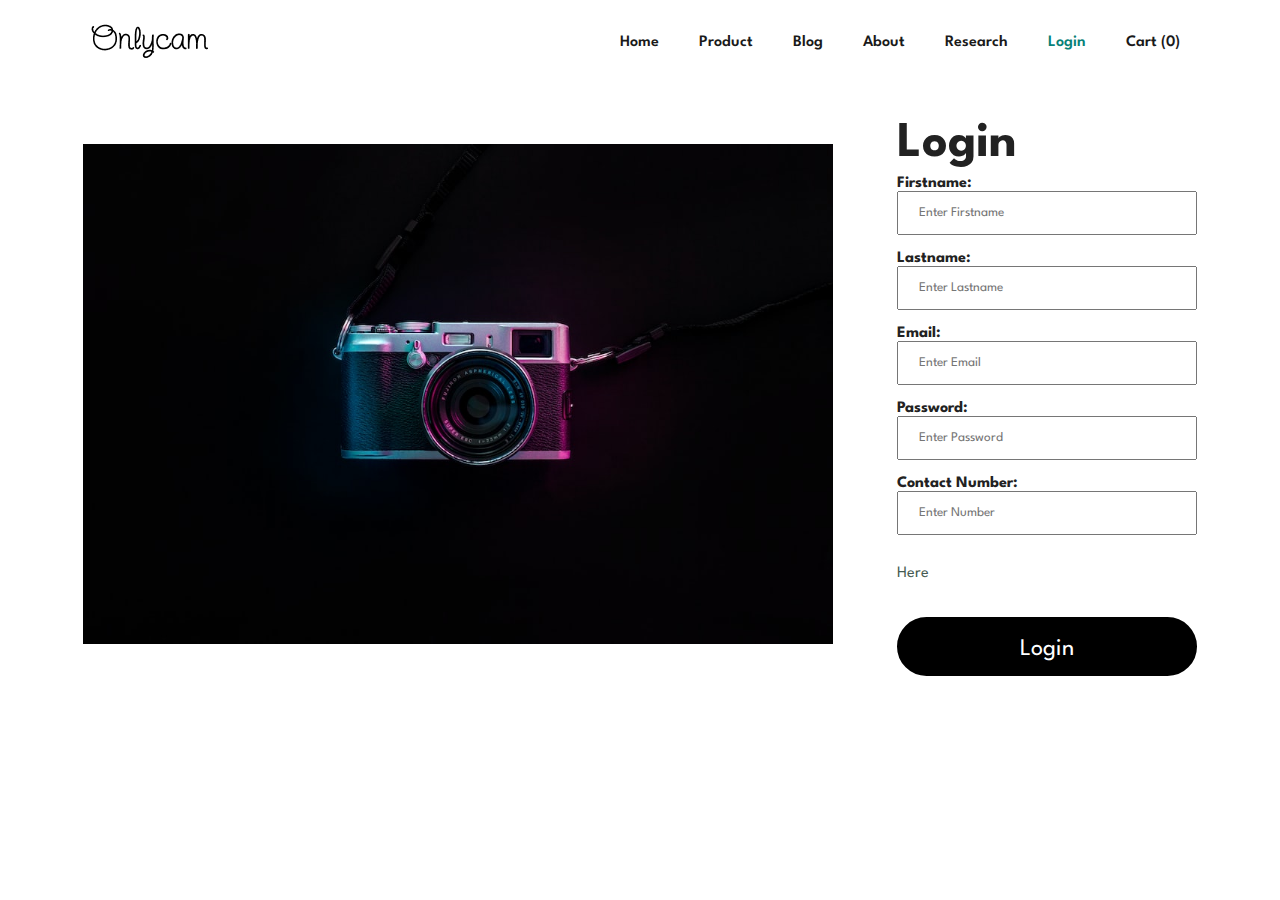
<file: login.html>
<!-- tapai ko ra external website ko screenshot ani redirect hune -->


<!DOCTYPE html>
<html lang="en">
<head>
    <meta charset="UTF-8">
    <meta http-equiv="X-UA-Compatible" content="IE=edge">
    <meta name="viewport" content=  "width=device-width, initial-scale=1.0">
    <link rel="stylesheet" href="style.css">
    <title>Login</title>
</head>
<body>
    <header>
        <div id="header">
          <div class="header-logo">
            <a href="indext.html"><img src="images/Frame 5.png" alt="" /></a>
          </div>
          <div class="header-list">
            <nav class="header-list-nav">
              <ul>
                <li><a  href="index.html">Home</a></li>
                <li><a href="product.html">Product</a></li>
                <li><a href="blog.html">Blog</a></li>
                <li><a  href="about.html">About</a></li>
                <li><a href="research.html">Research</a></li>
                <li><a class="active" href="login.html">Login</a></li>
                <li><a>Cart (<span id="cartspan">0</span>)</a></li>
              </ul>
            </nav>
          </div>
        </div>
      </header>
      <section class="Loginsection">
          <div class="logininputandimage">
              
              <div style="height: 500px; margin: 2rem;">
                <img src="./images/photo-1516724562728-afc824a36e84.jpg" alt="" style="height: 100%;">
            </div>
            <form name="loginform" action="" style="margin: 2rem;" onsubmit="return Validate()" >
                <h1>Login</h1>
                <h4>Firstname:</h4>
                <input type="text" name="fname" id="Firstname" placeholder="Enter Firstname">
                <h4>Lastname:</h4>
                <input type="text" name="" id="Lastname"placeholder="Enter Lastname">
                <h4>Email:</h4>
                <input type="email" name="" id="email" placeholder="Enter Email">
                <h4>Password:</h4>
                <input type="text" name="" id="Password" placeholder="Enter Password">
                <h4>Contact Number:</h4>
                <input type="text" name="" id="Number" placeholder="Enter Number">
                <p id="result">Here</p>
                <button type="submit" value="submit">Login</button>
    
    
            </form>
        </div>

      </section>
      <script src="./script.js"></script>
</body>
</html>
</file>
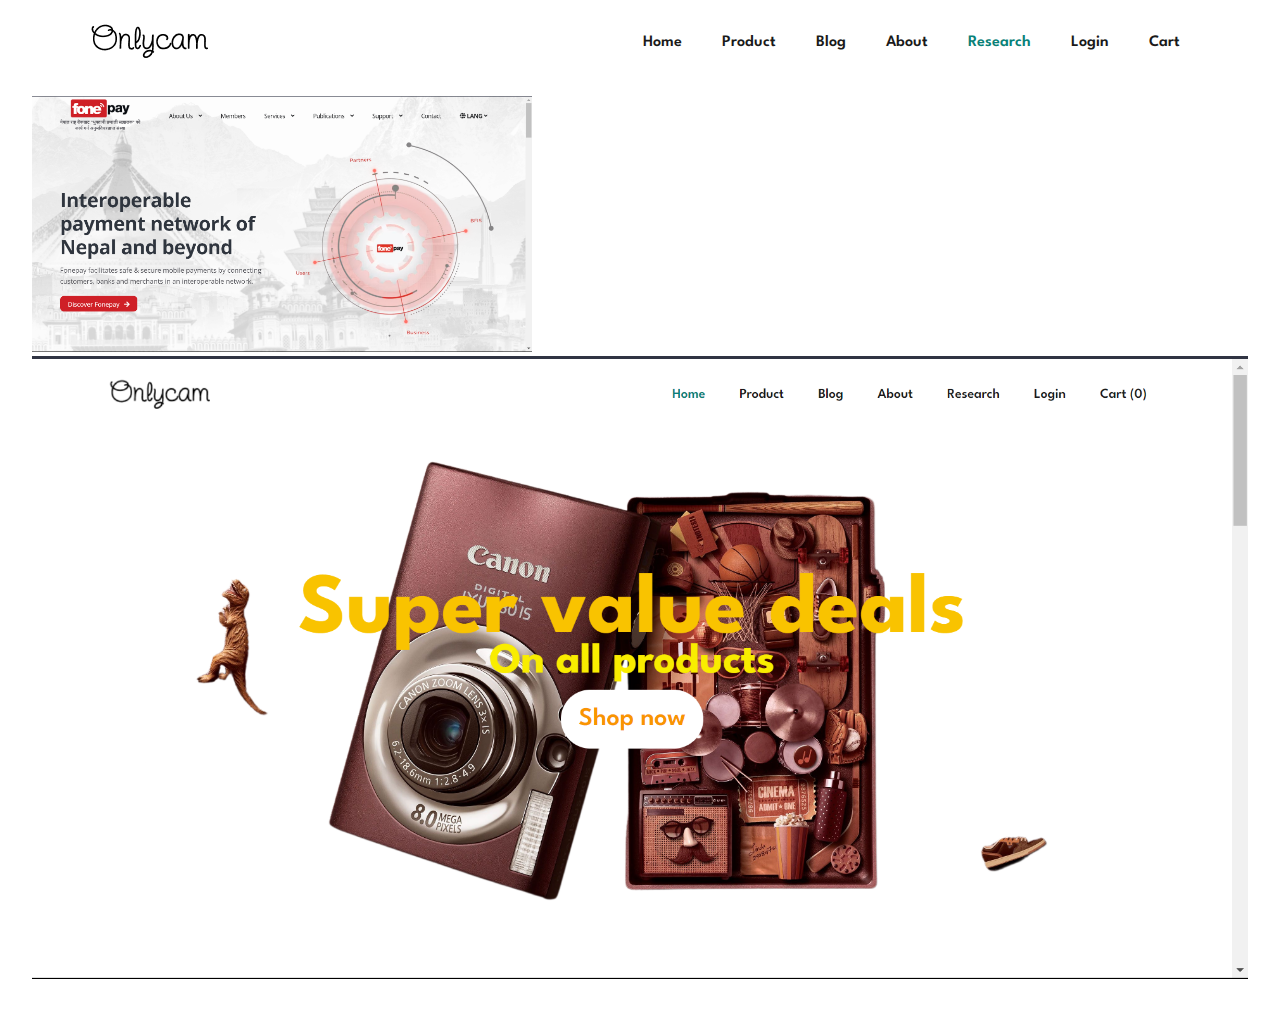
<file: research.html>
<!-- tapai ko ra external website ko screenshot ani redirect hune -->


<!DOCTYPE html>
<html lang="en">
<head>
    <meta charset="UTF-8">
    <meta http-equiv="X-UA-Compatible" content="IE=edge">
    <meta name="viewport" content="width=device-width, initial-scale=1.0">
    <link rel="stylesheet" href="style.css">
    <title>Research</title>
</head>
<body>
    <header>
        <div id="header">
          <div class="header-logo">
            <a href="indext.html"><img src="images/Frame 5.png" alt="" /></a>
          </div>
          <div class="header-list">
            <nav class="header-list-nav">
              <ul>
                <li><a  href="index.html">Home</a></li>
                <li><a href="product.html">Product</a></li>
                <li><a href="blog.html">Blog</a></li>
                <li><a  href="about.html">About</a></li>
                <li><a class="active" href="research.html">Research</a></li>
                <li><a  href="login.html">Login</a></li>
                <li><a>Cart</a></li>
              </ul>
            </nav>
          </div>
        </div>
      </header>
      <section class="researchsection">
        <h1>Research</h1>
        <div class="landing">
          <div>
            <img style="width: 500px;" src="./images/Research/landing.png" alt="">
            <img src="./images/Research/landing2.png" alt="">
          </div>
 

        </div>
        <div class="product"></div>
        <div class="productdetail"></div>
        <div class="blog"></div>
        <div class="Aboutus"></div>
        <div class="Research"></div>
        <div class="Login"></div>
        <div class="Cart"></div>
        <div class="feedbackform"></div>
      </section>
</body>
</html>
</file>
<file: style.css>
@import url("https://fonts.googleapis.com/css2?family=League+Spartan:wght@100;200;300;400;500;600;700;800;900&display=swap");
  @import url('https://fonts.googleapis.com/css2?family=Spectral+SC:wght@200&display=swap');
/* global styles */

* {
  margin: 0;
  padding: 0;
  box-sizing: border-box;
  font-family: "League Spartan", sans-serif;
  scroll-behavior: smooth;
} 

h1 {
  font-size: 50px;
  line-height: 64px;
  color: #222;
}
h2 {
  font-size: 46px;
  line-height: 54px;
  color: #222;
}
h3 {
  font-size: 30px;
  line-height: 40px;
  color: #222;
}
h4 {
  color: #222;
}
h6 {
  font-weight: 700;
  font-size: 12px;
}
p {
  font-size: 16px;
  color: #465b52;
  margin: 15px 0 20px 0;
}
.section-p1 {
  padding: 40px 0;
}
.section-m1 {
  margin: 40px 0;
}

button.normal {
  font-size: 14px;
  font-weight: 600px;
  padding: 15px 30px;
  color: #000;
  background-color: #fff;
  border-radius: 4px;
  cursor: pointer;
  border: none;
  outline: none;
  transition: 0.2s;
}
button.normal:hover {
  background-color: #088178;
  color: #fff;
}
body {
  width: 100%;
}

/* header styles */

#header {
  display: flex;
  align-items: center;
  justify-content: space-between;
  background-color: #ffffff;
  padding: 20px 80px;
  /* box-shadow: 0 5px 15px rgba(0, 0, 0, 0.06); */
  z-index: 999;
  position:fixed;
  top: 0;
  left: 0;
  right: 0;
}

.header-list {
  display: flex;
  align-items: center;
  justify-content: center;
}
.header-list-nav ul {
  display: flex;
}
.header-list-nav ul li {
  list-style-type: none;
  padding: 0 20px;
  position: relative;
}
.header-list-nav ul a {
  text-decoration: none;
  font-size: 16px;
  font-weight: 600;
  color: #1a1a1a;
  transition: 0.3s ease;
}
.header-list-nav ul a:hover,
.header-list-nav ul a.active {
  color: #088178;
  content: "";
}
.header-list-icon a {
  color: #1a1a1a;
  padding-left: 20px;
  transition: 0.3s ease;
}
.header-list-icon a:hover,
.header-list-nav ul a.active {
  color: #088178;
}

/* home main styles */

/* hero section styles */

#hero {
  background-image: url(images/back-removebg.png);
  background-position: center;
  background-repeat: no-repeat;
  justify-content: center;
  background-size: cover;
  width: 100%;
  height: 100vh;
  background-size: cover;
  display: flex;
  flex-direction: column;
  align-items: center;
  justify-content: center;
  padding: 0 80px;
}

#hero h4 {
  padding-bottom: 15px;
  font-size: 40px;
}
#hero h2{
  font-size: 100px;
  /* color: rgb(255, 204, 0); */
  color: #f9c300;

  

}
#hero h1  {
  color: #f9ed00;
  font-size: 50px;

} 
#hero button {
  border: 1px solid rgba(255, 255, 255, 0);
  background-color: rgb(255, 255, 255);
  border-radius: 2px;
  cursor: pointer;
  padding: 20px;
  border-radius: 50px;
  font-size: 30px;
  font-weight: 600;
  color: #f99500;
}

/* feature section styles */

#features {
  display: flex;
  align-items: center;
  justify-content: space-around;
}
#features .f-box {
  width: 180px;
  text-align: center;
  padding: 25px 15px;
  box-shadow: 20px 20px 34px rgba(0, 0, 0, 0.03);
  border: 1px solid #cce7d0;
  border-radius: 4px;
  margin: 15px 0;
  transition: box-shadow 0.3s;
}
#features .f-box:hover {
  box-shadow: 10px 10px 54px rgba(0, 0, 0, 0.1);
}
#features .f-box img {
  width: 100%;
  margin-bottom: 10px;
}
#features .f-box h6 {
  display: inline-block;
  padding: 9px 8px 6px 8px;
  line-height: 1;
  font-size: 14px;
  border-radius: 4px;
  color: #088178;
  background-color: #fddde4;
}
#features .f-box:nth-child(2) h6 {
  background-color: #cdebbc;
}
#features .f-box:nth-child(3) h6 {
  background-color: #d1e8f2;
}
#features .f-box:nth-child(4) h6 {
  background-color: #cdd4f8;
}
#features .f-box:nth-child(5) h6 {
  background-color: #f6dbf6;
}
#features .f-box:nth-child(6) h6 {
  background-color: #fff2e5;
}

/* feature section styles */

.product-section .pro-collection {
  display: flex;

  flex-wrap: wrap;
  justify-content: space-around;
  margin: 0 60px;
}
.product-section h1,
.product-section p {
  margin: 1rem;
  text-align: center;
}
.product-section .product-cart {
  width: 280px;
  border: 1px solid #000000;
  padding: 13px;
  margin-bottom: 30px;
  border-radius: 25px;
  position: relative;
  box-shadow: 20px 20px 30px rgba(0, 0, 0, 0.02);
  transition: box-shadow 0.2s;
}
.product-section .product-cart:hover {
  box-shadow: 20px 20px 30px rgba(0, 0, 0, 0.06);
}
.product-section .product-cart img {
  width: 100%;
  border-radius: 25px;
}
.product-section .product-cart span {
  color: #969696;
  font-weight: 500;
  line-height: 30px;
}
.product-section .product-cart h4 {
  font-size: 18px;
  color: rgb(41, 41, 41);
}
.product-section .product-cart .stars {
  color: #e6ae2c;
  padding: 6px 0;
}
.product-section .product-cart .price {
  color: #088178;
  padding: 4px 0;
}
.product-section .product-cart .buy-icon {
  color: #088178;
  background-color: #c7e9e75e;
  padding: 15px;
  border-radius: 50px;
  position: absolute;
  right: 10px;
  bottom: 10px;
}

/* off banner section styles */

#off-banner {
  background-color: #000;
  background-size: cover;
  width: 100%;
  height: 40vh;
  display: flex;
  align-items: center;
  justify-content: center;
  flex-direction: column;
}
#off-banner h4 {
  color: #eaebf0;
}
#off-banner h2 {
  color: #eaebf0;
  padding: 20px 0;
}

/* new arrival section styles 
  this section gets the same styles 
  in featured products section
*/

/* banners section styles */


/* footer section styles */

#footer{
  display: flex;
  align-items:center;
  flex-direction: column;
  justify-content: space-around;
  padding: 75px;
  background-color: #ececec;
}
#footer div{
}
#footer p, #footer a{
  color: rgb(109, 109, 109);
  text-decoration: none;
}
#footer a:hover{
  color:#088178;
}
#footer .about a{
  display: block;
  padding:8px 0;
}
#footer .myaccount a{
  display: block;
  padding:8px 0;
}
#footer .download img{
  border: 1px solid #08817969;
  border-radius: 7px;
}


#brands{
  height: 50vh;
  overflow: hidden;
  display: flex;
  flex-direction: column;
  justify-content: center;
  align-items: center;
}
.brandc  div > img{
  height: 125px;
  width: 200px;
  margin: 50px;
  
}
.brandc img{
  height: 100%;
  width: 200%;
}

#wow{
  margin-top: 5rem;
  /* margin-left: 2rem; */
  padding: 3rem;
  display: flex;
  align-items: center;
  justify-content: space-around;

}
.rightpro button{
width: 3rem;
height: 1.5rem;
}

/* blog page */

.technologyBlog{
  display: flex;
  flex-wrap: wrap;
}

.upperBlog{
  display: flex;
  margin-left: 10rem;
  margin-right: 10rem;
  margin-top: 10rem;
  padding-top: 5rem;


  min-height: 10vh;
  
}
.blogbg img{
  /* height: 100%; */
  width: 100%;
  background-position: center;
  background-size: cover;
} 

.bloglinks{
  margin-left: 1rem;
  justify-content: center;
  position: fixed;
  right: -20px;
  
  
  /* background-color: rgb(134, 134, 134); */
}
.bloglinks ul li{
  list-style: none;
  margin: 2rem;
  
  
}
.bloglinks ul li{
 /* background-color: h; */
  
}
.bloglinks ul a{
  text-decoration: none;
  font-size: 16px;
  font-weight: 600;
  color: #1a1a1a;
}
.bloglinks ul a:hover{
  text-decoration: none;
  font-size: 16px;
  font-weight: 600;
  color: #ff8400;
}
#atthatsectionlink {
  color: blue;
  

}

.teamsection{
  margin:8rem;
  display: flex;
  flex-direction: column;
  justify-content: center;
  align-items: center;
  display: flex;
  flex-wrap: wrap;
  justify-content: space-around;
  /* border: 1px solid black; */
  
}
.eachteams{
display: flex;
margin: 1rem;
flex-wrap: wrap;
justify-content: center;
}
.eachteam{
  margin: 0.6rem;
  border: 1.4px solid black;
  border-radius: 2px;
  text-align: center;
  padding: 1rem;
 
}
.eachteam h3{
  margin-top: 0.6rem;
  padding-top: 1rem;
 
}
.eachteam div{
 
  width: 270px;
  /* height: 310px; */
  border-radius: 6%;
}
.eachteam img{
  /* object-fit: cover;
  object-position: center; */
  width: 100%;
  /* height: 100%; */
  
}
.eachteam ul{
list-style: none;
display: flex;
justify-content: center;
align-items: center;
  
}
.eachteam ul li{
  margin: 1rem;

    
  }
  .eachteam a{
    text-decoration: none;
    color: black;
  }

  .researchsection{
min-height: 50vh;
  }
  .researchsection {
    margin:8rem ;
  }
  .Loginsection{
    margin:3rem ;
    display: flex;
    flex-direction: column;
    justify-content: center;
    align-items: center;

  }
  
  .Loginsection input{
    width: 300px;
    height: 30px;
    margin-bottom: 1rem;
    padding: 20px;
  }
    
  .Loginsection button{
    width: 300px;
    height: 30px;
    margin-top: 1rem;
    text-align: center;
    font-size: x-large;
    border: 6px solid rgb(0, 0, 0);
    background-color: black;
    color: white;
    border-radius: 2px;
    cursor: pointer;
    padding: 20px;
    border-radius: 50px;
    padding: 15px 32px;
 padding-bottom: 2rem;
  }
  .Loginsection button:hover{

    border: 6px solid rgb(0, 255, 247);

  }
  .logininputandimage{
    display: flex;
    margin: 2rem;
    
    justify-content: center;
    align-items: center;
    

  }
  .feedback{

   height: 70vh;
   /* color: white; */
   background-color: rgb(0, 0, 0);
   /* background-image: url("./images/360_F_518776302_XZQkgR5kuSZyuchfvOT2jT0dhvj3E7BB.jpg"); */
   background-repeat: no-repeat;
   justify-content: center;
   background-position: center;
   background-size: cover;
   display: flex;
   flex-direction: column;
   justify-content: center;
   align-items: center;
   color: white;
  }
  .feedback h1{
    margin-bottom: 2rem;
    color: white;
  }
  .feedback form{

  display: flex;
  font-size: x-large;
  }
  .feedback input{
    width: 170px;
    height: 25px;
    border-radius: 0.5rem;
    background-color:transparent;
    border-color:green ;
    padding: 20px;
    color: white;
  }
  .formhi{

    display: flex;
    flex-direction: column;

    }
    .divone{
      display: flex;
    }
    .divone div{
      margin: 1rem;
    }
    .divtwo input{
    width: 100%;
    height: 100px;
    margin-top: 1rem;
    color: white;
    text-align: start;
    }


    .researchsection{

      margin: 2rem;
    }
    .landing{ 
      height: 90%;
      display: flex;

    }
    .landing img{
      width: 100%;
        }
</file>
